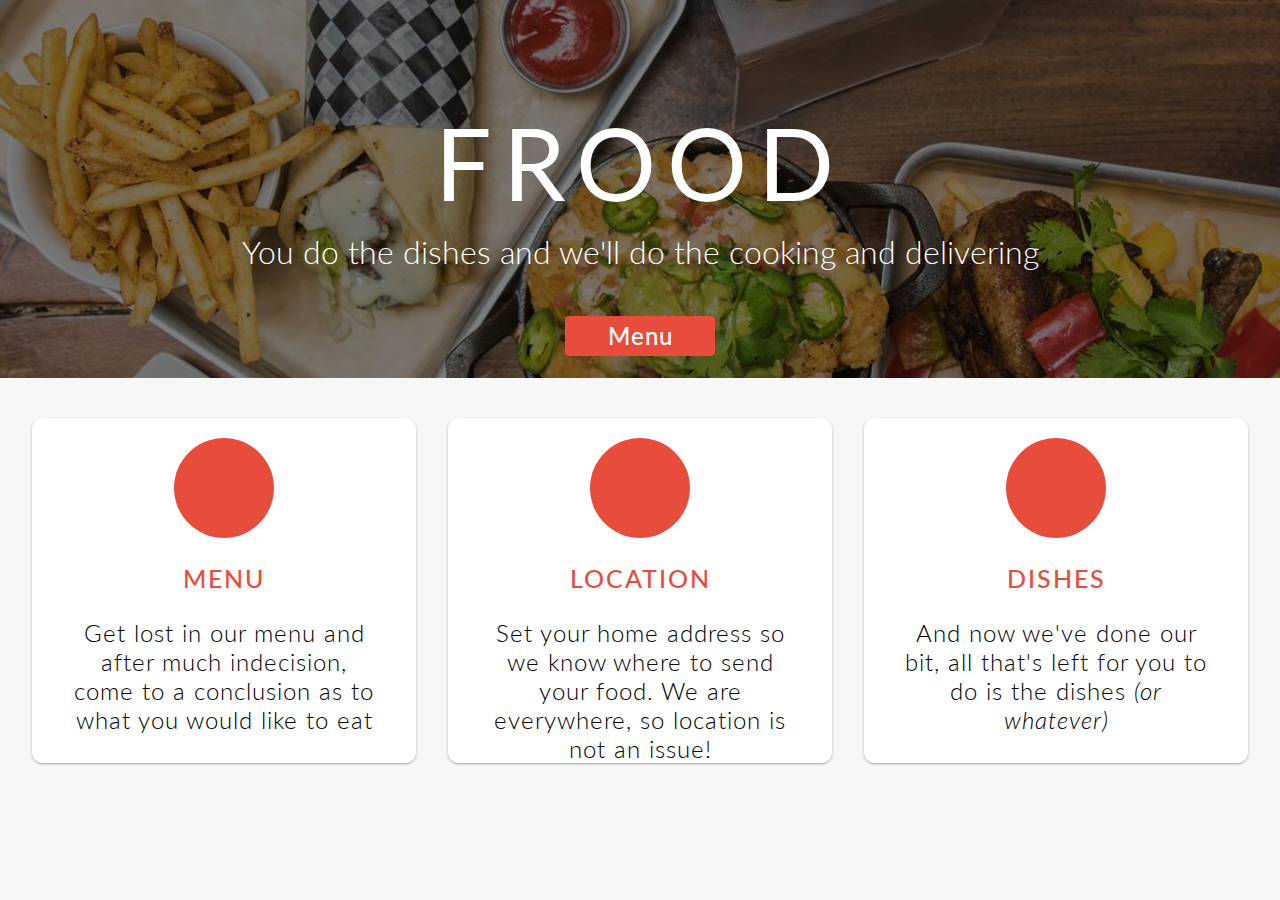
<file: index.html>
<!DOCTYPE html>
    <html>

        <head>

            <title>Frood</title>
            <meta name="viewport" content="width=device-width, initial-scale=1.0">
            <link rel="stylesheet" type="text/css" href="css/base.css">
            <link rel="stylesheet" type="text/css" href="css/index.css">
            <link rel="stylesheet" type="text/css" href="css/index-queries.css">
            <link rel="stylesheet" href="https://use.fontawesome.com/releases/v5.7.2/css/all.css" integrity="sha384-fnmOCqbTlWIlj8LyTjo7mOUStjsKC4pOpQbqyi7RrhN7udi9RwhKkMHpvLbHG9Sr" crossorigin="anonymous">
            <link href="https://fonts.googleapis.com/css?family=Lato:100,300,400,700" rel="stylesheet">
        </head>

        <body>
            
            <div class="address">
                    <form action="" method="post">
                        <div class="form-group">
                            <div class="label-container">
                                <label for="address-line-1">Address Line 1</label>
                            </div>
                            <input placeholder="Address Line 1" id="address-line-1" name="address-line-1">
                        </div>
                        <div class="form-group">
                            <div class="label-container">
                                <label for="address-line-2">Address Line 2</label>
                            </div>
                            <input placeholder="Address Line 2" id="address-line-2" name="address-line-2">
                        </div>

                        <div class="form-group">
                            <div class="label-container">
                                <label for="in-postcode">Postcode</label>
                            </div>
                            <input placeholder="Postcode" id="postcode" name="postcode" pattern="^(([A-z][0-9]{1,2})|(([A-z][A-zJ-y][0-9]{1,2})|(([A-z][0-9][A-z])|([A-Z][A-zJ-y][0-9]?[A-z])))) [0-9][A-z]{2}$" required >
                            
                        </div>
                            
                        <div class="submit-btn">
                            <input class="btn green-btn" id="submit-address" type="button" value="Continue">
                        </div>
                    </form>
                </div>
            
            <div class="top-container">
                <h1>FROOD</h1>
                <h4>You do the dishes and we'll do the cooking and delivering</h4>
                <input type="button" class="btn red-btn" id="open-address" value="Menu">
            </div>

            <div class="bottom-container">

                <div class="section">
                    <div class="icon-container">
                        <i class="fas fa-hamburger"></i>
                    </div>
                    <div class="contents-container">
                        <p class="section-title">MENU</p>
                        <p class="section-body">Get lost in our menu and after much indecision, come to a conclusion as to what you would like to eat</p>
                    </div>
                </div>

                <div class="section">
                    <div class="icon-container">
                        <i class="fas fa-map-marker-alt"></i>
                    </div>
                    <div class="contents-container">
                        <p class="section-title">LOCATION</p>
                        <p class="section-body">Set your home address so we know where to send your food. We are everywhere, so location is not an issue!</p>
                    </div>
                </div>

                <div class="section">
                    <div class="icon-container">
                        <i class="fas fa-water"></i>
                    </div>
                    <div class="contents-container">
                        <p class="section-title">DISHES</p>
                        <p class="section-body">And now we've done our bit, all that's left for you to do is the dishes <em>(or whatever)</em></p>
                    </div>
                </div>
            </div>

            <!-- Script Files --> 
            <script src="https://code.jquery.com/jquery-3.3.1.slim.min.js" integrity="sha384-q8i/X+965DzO0rT7abK41JStQIAqVgRVzpbzo5smXKp4YfRvH+8abtTE1Pi6jizo" crossorigin="anonymous"></script>
            <script type="text/javascript" src="js/index.js"></script>

        </body>

    </html>
</file>
<file: css/base.css>
html, body {
    height: 100%;
}

body {
    margin: 0;
    padding: 0;
    background-color: #f7f7f7;
    font-family: 'Lato', sans-serif;
}

h1 {
    font-weight: 400;
    letter-spacing: 11px;
    font-size: 100px;
    margin: 0;
}

h2 {
    font-weight: 400;
    margin: 0;
}

h4 {
    font-weight: 300;
    font-size: 2em;
}

.btn {
    width: 150px;
    text-align: center;
    height: 40px;
    
    border: 0;
    color: white;
    font-family: 'Lato', sans-serif;
    font-size: 1.5em;
    font-weight: 500;
    vertical-align: middle;
    letter-spacing: 1px;
    border-radius: 0.25rem;
    padding: 0 10px;
}

.btn:hover {
    cursor: pointer;
}

.btn:active {
    box-shadow: 0 3px 0 #00823F;
    top: 3px;
}

.disabled-btn {
    color: #6c6a6a;
    background-color: #c9c9c9;
}

.red-btn {
    background-color: #e74c3c;
}

.red-btn:hover {
    background-color: #f84c3a;
}

.green-btn {
    background-color: #6ca22d;
}

.green-btn:hover {
    background-color: #83c634;
}

.row {
    display: flex;
    justify-content: space-between;
}

i {
    font-size: 1.5em;
    vertical-align: middle;
    margin-left: 5px;
    margin-right: 5px;
    color: #646565;
}

.hide {
    display: none;
}
</file>
<file: css/index.css>
h1 {
  padding-top: 8%;
  color: white;
}

h4 {
  color: white;
  margin-top: 10px;
}

.top-container {
  background: linear-gradient(rgba(0, 0, 0, 0.5), rgba(0, 0, 0, 0.5)),
    url(img/bg01.jpg);
  background-repeat: no-repeat;
  background-position: right;
  background-size: cover;
  height: auto;
  width: auto;
  text-align: center;
  margin-bottom: 40px;
  padding-bottom: 20px;
}

.address {
  background-color: rgba(47, 47, 47, 0.87);
  border: none;
  width: 100%;
  position: absolute;
  display: flex;
  align-items: center;
  justify-content: center;
  transform: 1.25s;
  -webkit-transform: translateY(-100%);
  transform: translateY(-100%);
  transition: transform 300ms linear;
}

.open-address {
  -webkit-transform: none;
  transform: none;
  transition: transform 300ms linear;
}

form {
  width: 40%;
}

.form-group {
  display: flex;
  justify-content: space-between;
  margin: 10px 0;
  padding: 0;
}

.label-container,
input {
  padding: 2px 1%;
  font-family: "Lato", sans-serif;
  font-size: 17px;
  letter-spacing: 0.5px;
  height: 30px;
}

input {
  outline: none;
  border: none;
  border-radius: 5px;
  margin: 2px 9px;
  padding: 2px 1%;
  flex-grow: 3;
}

.incomplete-data {
  background-color: pink;
}

.label-container {
  text-align: right;
  margin: 2px 0;
  padding: 2px 0%;
  color: white;
  flex-grow: 1;
  width: 15%;
}

.submit-btn {
  display: flex;
  justify-content: center;
  align-items: center;
  flex-direction: column;
}

.form-group input.btn {
  border-radius: 0;
  margin: 0;
  padding: 0;
  height: 33px;
}

.bottom-container {
  display: flex;
  justify-content: space-evenly;
}

.section {
  box-shadow: 0 1px 3px rgba(0, 0, 0, 0.12), 0 1px 2px rgba(0, 0, 0, 0.24);
  transition: all 0.3s cubic-bezier(0.25, 0.8, 0.25, 1);
  background-color: #fff;
  width: 30%;
  text-align: center;
  float: left;
  border-radius: 10px;
}

.section:hover {
  box-shadow: 0 3px 6px rgba(0, 0, 0, 0.16), 0 3px 6px rgba(0, 0, 0, 0.23);
}

.icon-container {
  background-color: #e74c3c;
  width: 100px;
  height: 100px;
  margin: auto;
  margin-top: 20px;
  border-radius: 50%;
  text-align: center;
}

.icon-container i {
  color: white;
  font-size: 72px;
  padding-top: 9px;
}

.section-title {
  font-weight: 500;
  font-size: 25px;
  letter-spacing: 2px;
  color: #e74c3c;
}

.section-body {
  margin-top: 0px;
  width: 80%;
  margin: auto;
  font-size: 24px;
  font-weight: 300;
  letter-spacing: 1px;
}

.btn {
  font-size: 1.5em;
}
</file>
<file: css/index-queries.css>
@media only screen and (max-width: 1550px) {
    .address {
        width: 80%;
    }

    .label-container {
        width: 15%;
    }
}

@media only screen and (max-width: 1245px) {

    form {
        width: 60%;
    }

    .section-body {
        margin-top: 0;
        width: 80%;
        margin: auto;
        font-size: 1.3em;
    }
}

/* Small table to small big tablet from 768 to 1023px */
@media only screen and (max-width:1023px) {

    input {
        width: 50%;
    }

    .label-container {
        width: 20%;
    }

    .bottom-container{
    height: 400px;
    }

    .section {
        height: 80%;
    }

    .icon-container {
        width: 70px;
        height: 70px;
    }

    .icon-container i {
        color: white;
        font-size: 3em;
        padding-top: 9px;
    }

    .section-title {
        margin-bottom: 3%;
    }

    .section-body {
        margin-top: 0px;
        width: 100%;
        font-size: 1.2em;
    }
}


/* Small phones to small tablets from 481 to 767px */
@media only screen and (max-width:767px) {

    h1 {
        font-size: 4em;
    }

    h4 {
        font-size: 1.5em;
    }

    .top-container {
        margin: 0;
    }

    form {
        width: 80%;
    }

    .label-container {
        width: 35%;
        margin-right: 10px;
    }

    input {
        width: 70%;
    }

    .bottom-container{
    height: 300px;
    display: block;
    }

    .section {
        padding: 0 15% 30px 15%;
        width:70%;
        height: auto;
        margin: 0;
        margin-top: 30px;
        flex-direction: row;
        text-align: left;
        display:flex;
        align-items:center;
    }

    .icon-container {
        float: left;
        margin: 0 auto;

    }

    .contents-container {
        float: left;
        width: 70%;
        margin-left: 30px;
    }

    .section-title {
        font-size: 1.2em;
    }

    .section-body {
    }

}

@media only screen and (max-width:500px) {

    .top-container h4 {
        margin-bottom: 5%;
    }

    form {
        width: 90%;
        margin-top: 50px;
    }

    .address {
        padding-bottom: 10px;
    }

    .form-group {
        flex-direction: column;
        align-items: center;
    }

    .label-container,
    input {
        width: 80%;
        margin: 0;
    }

    .label-container {
        height: auto;
        text-align: left;
    }

    .submit-btn {
        margin: 15px 0 45px 0;
    }

    .section {
        padding: 0 5% 30px 5%;
        width:90%;
    }

    .contents-container {
        margin-left: 2%;
    }

}

/* Small phones to small tablets from 370 to 414px (iPhone 6/7/8) */
@media only screen and (max-width:414px) {

}

/* From 0 to 369px (Galaxy S5) */
@media only screen and (max-width:360px) {
}
</file>
